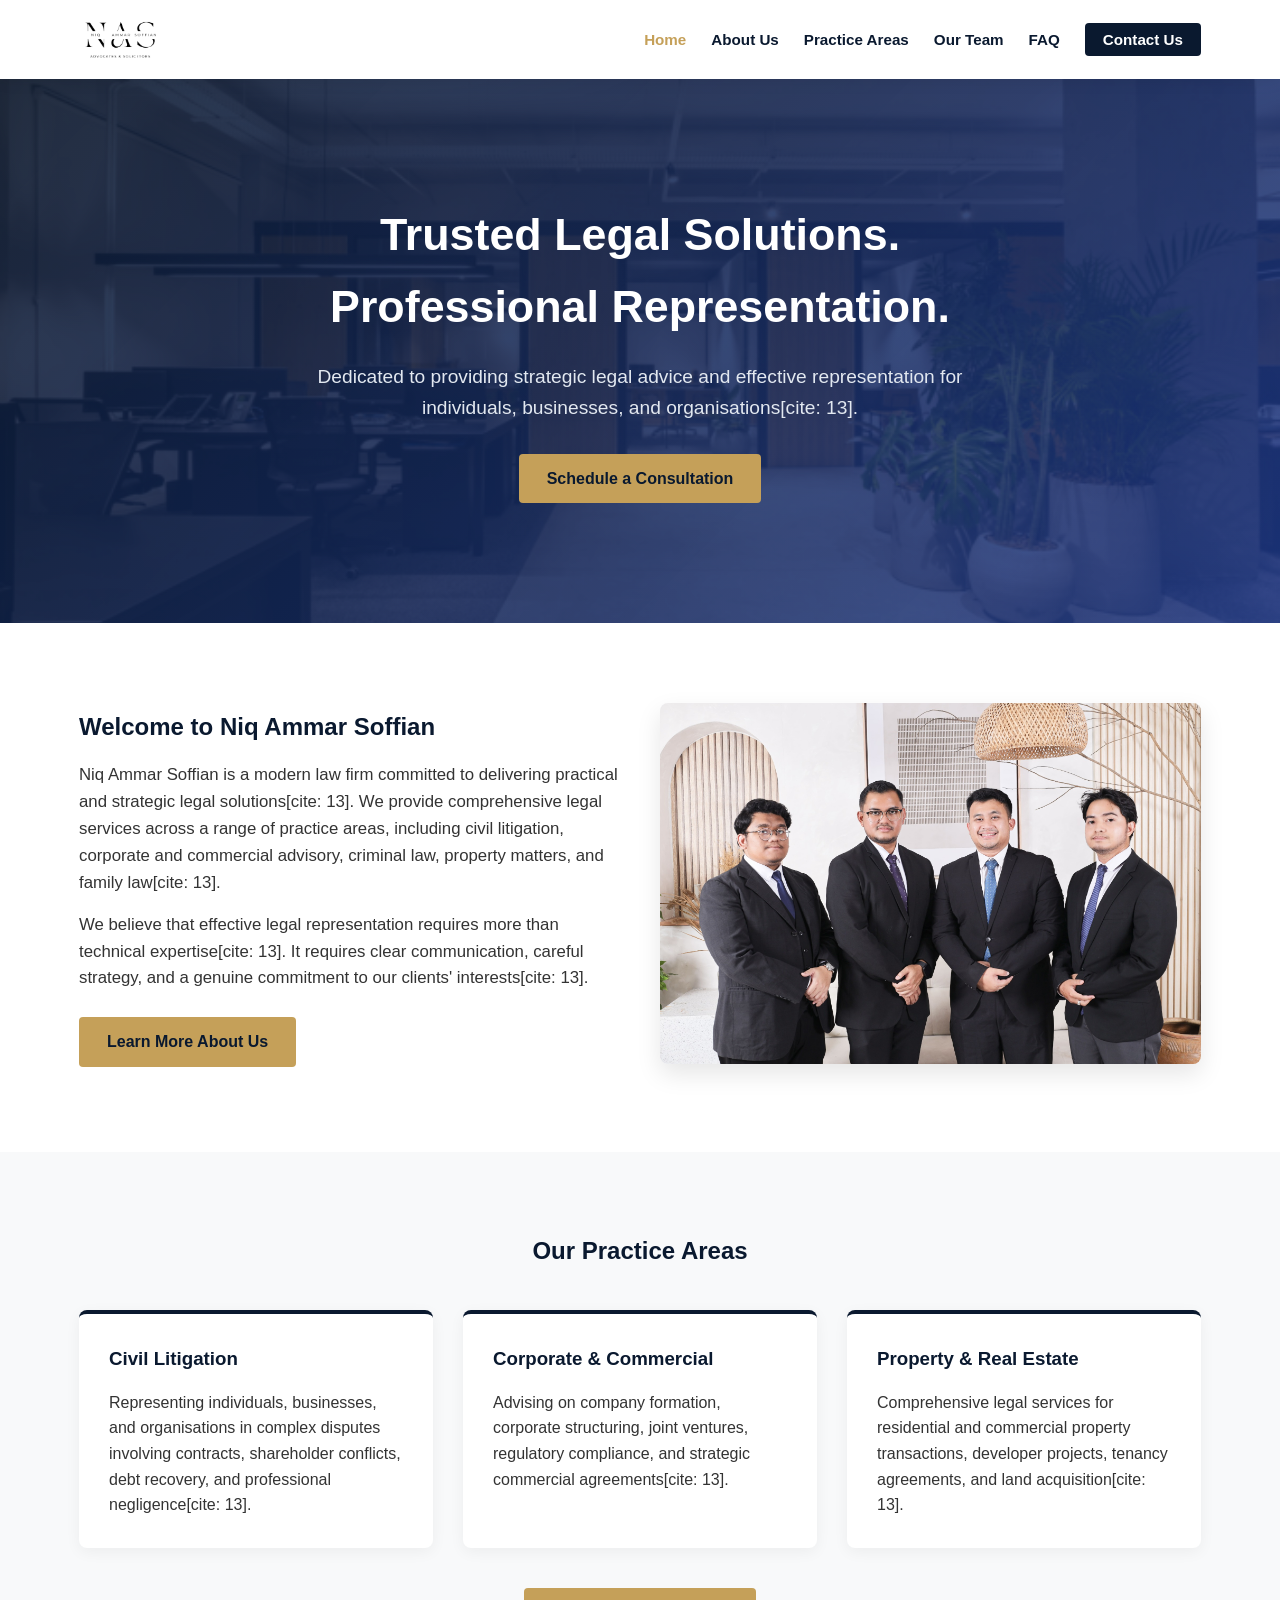
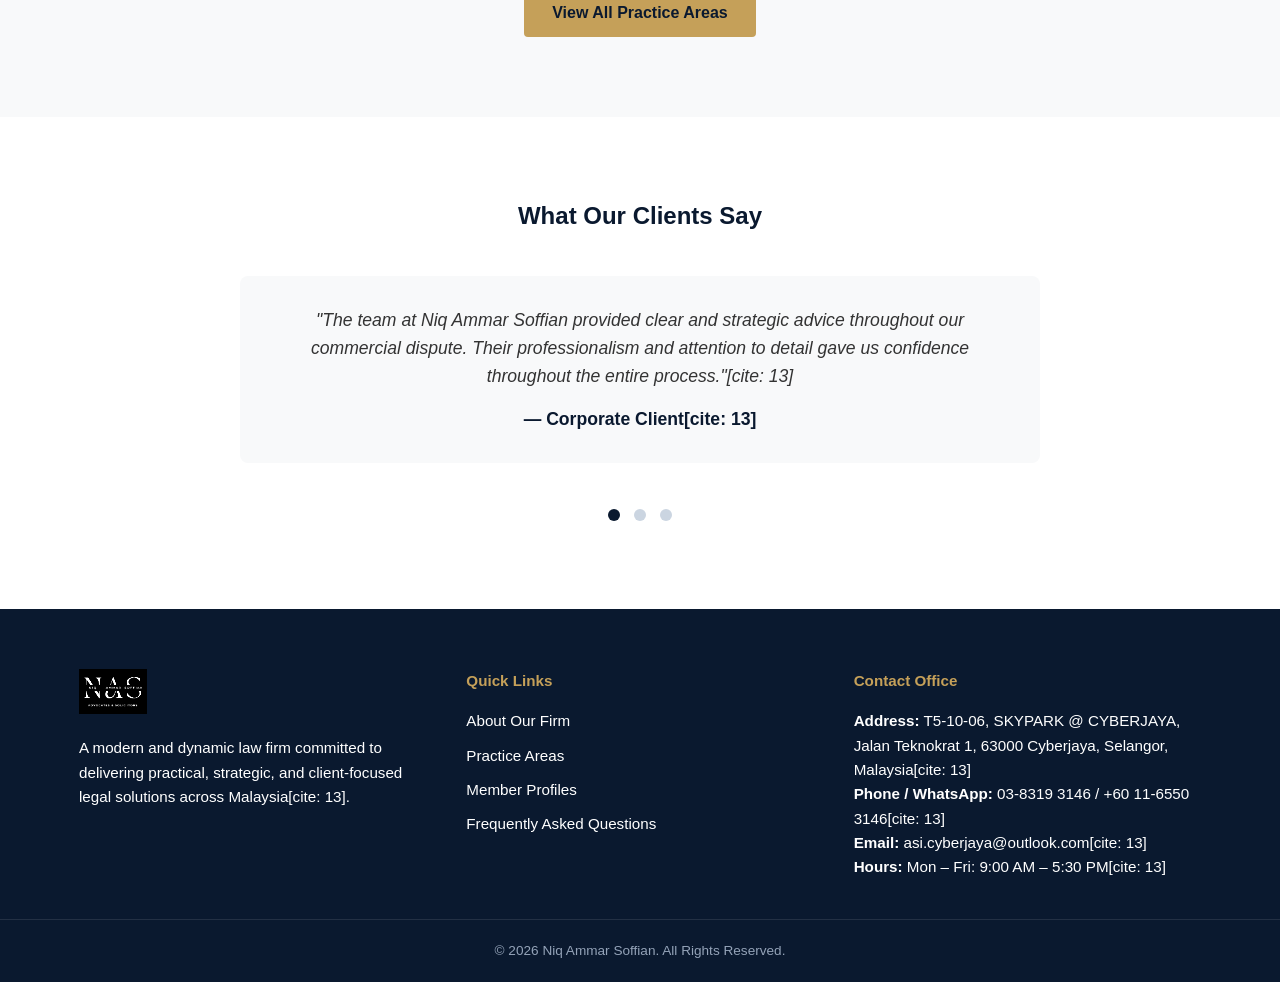
<file: index.html>
<!DOCTYPE html>
<html lang="en">
<head>
  <meta charset="UTF-8">
  <meta name="viewport" content="width=device-width, initial-scale=1.0">
  <title>Niq Ammar Soffian | Advocates & Solicitors</title>
  <link rel="stylesheet" href="style.css">
</head>
<body>
  <div id="header-placeholder"></div>

  <!-- Hero Section utilizing Background.jpg -->
  <section class="hero">
    <div class="container fade-in">
      <h1>Trusted Legal Solutions. Professional Representation.</h1>
      <p class="tagline">Dedicated to providing strategic legal advice and effective representation for individuals, businesses, and organisations[cite: 13].</p>
      <a href="contact.html" class="btn">Schedule a Consultation</a>
    </div>
  </section>

  <!-- Welcome Section utilizing Group_Photo.jpg -->
  <section class="section-padding">
    <div class="container fade-in">
      <div class="grid-2">
        <div>
          <h2>Welcome to Niq Ammar Soffian</h2>
          <p style="margin-top: 15px; font-size: 1.05rem;">Niq Ammar Soffian is a modern law firm committed to delivering practical and strategic legal solutions[cite: 13]. We provide comprehensive legal services across a range of practice areas, including civil litigation, corporate and commercial advisory, criminal law, property matters, and family law[cite: 13].</p>
          <p style="margin-top: 15px; font-size: 1.05rem;">We believe that effective legal representation requires more than technical expertise[cite: 13]. It requires clear communication, careful strategy, and a genuine commitment to our clients' interests[cite: 13].</p>
          <a href="about.html" class="btn" style="margin-top: 25px;">Learn More About Us</a>
        </div>
        <div class="feature-image">
          <img src="images/Group_Photo.jpg" alt="Niq Ammar Soffian Legal Team">
        </div>
      </div>
    </div>
  </section>

  <!-- Practice Areas Overview -->
  <section class="section-padding bg-light">
    <div class="container fade-in">
      <h2 style="text-align: center;">Our Practice Areas</h2>
      <div class="grid-3">
        <div class="card">
          <h3>Civil Litigation</h3>
          <p>Representing individuals, businesses, and organisations in complex disputes involving contracts, shareholder conflicts, debt recovery, and professional negligence[cite: 13].</p>
        </div>
        <div class="card">
          <h3>Corporate & Commercial</h3>
          <p>Advising on company formation, corporate structuring, joint ventures, regulatory compliance, and strategic commercial agreements[cite: 13].</p>
        </div>
        <div class="card">
          <h3>Property & Real Estate</h3>
          <p>Comprehensive legal services for residential and commercial property transactions, developer projects, tenancy agreements, and land acquisition[cite: 13].</p>
        </div>
      </div>
      <div style="text-align: center; margin-top: 40px;">
        <a href="practice-areas.html" class="btn">View All Practice Areas</a>
      </div>
    </div>
  </section>

  <!-- Testimonials -->
  <section class="section-padding">
    <div class="container fade-in">
      <h2 style="text-align: center;">What Our Clients Say</h2>
      <div class="testimonial-slider">
        <div class="testimonial-slide active">
          <p>"The team at Niq Ammar Soffian provided clear and strategic advice throughout our commercial dispute. Their professionalism and attention to detail gave us confidence throughout the entire process."[cite: 13]</p>
          <div class="testimonial-author"> — Corporate Client[cite: 13]</div>
        </div>
        <div class="testimonial-slide">
          <p>"Our property transaction was handled efficiently and smoothly. The lawyers ensured that every document was properly explained and that the entire process was completed without complications."[cite: 13]</p>
          <div class="testimonial-author"> — Property Client[cite: 13]</div>
        </div>
        <div class="testimonial-slide">
          <p>"Niq Ammar Soffian assisted us with our corporate agreements and legal documentation. Their advice was practical and tailored to our business needs."[cite: 13]</p>
          <div class="testimonial-author"> — Business Owner[cite: 13]</div>
        </div>
      </div>
      <div class="dots-container" style="text-align: center;">
        <span class="dot active"></span>
        <span class="dot"></span>
        <span class="dot"></span>
      </div>
    </div>
  </section>

  <div id="footer-placeholder"></div>
  <script src="js/script.js"></script>
</body>
</html>
</file>
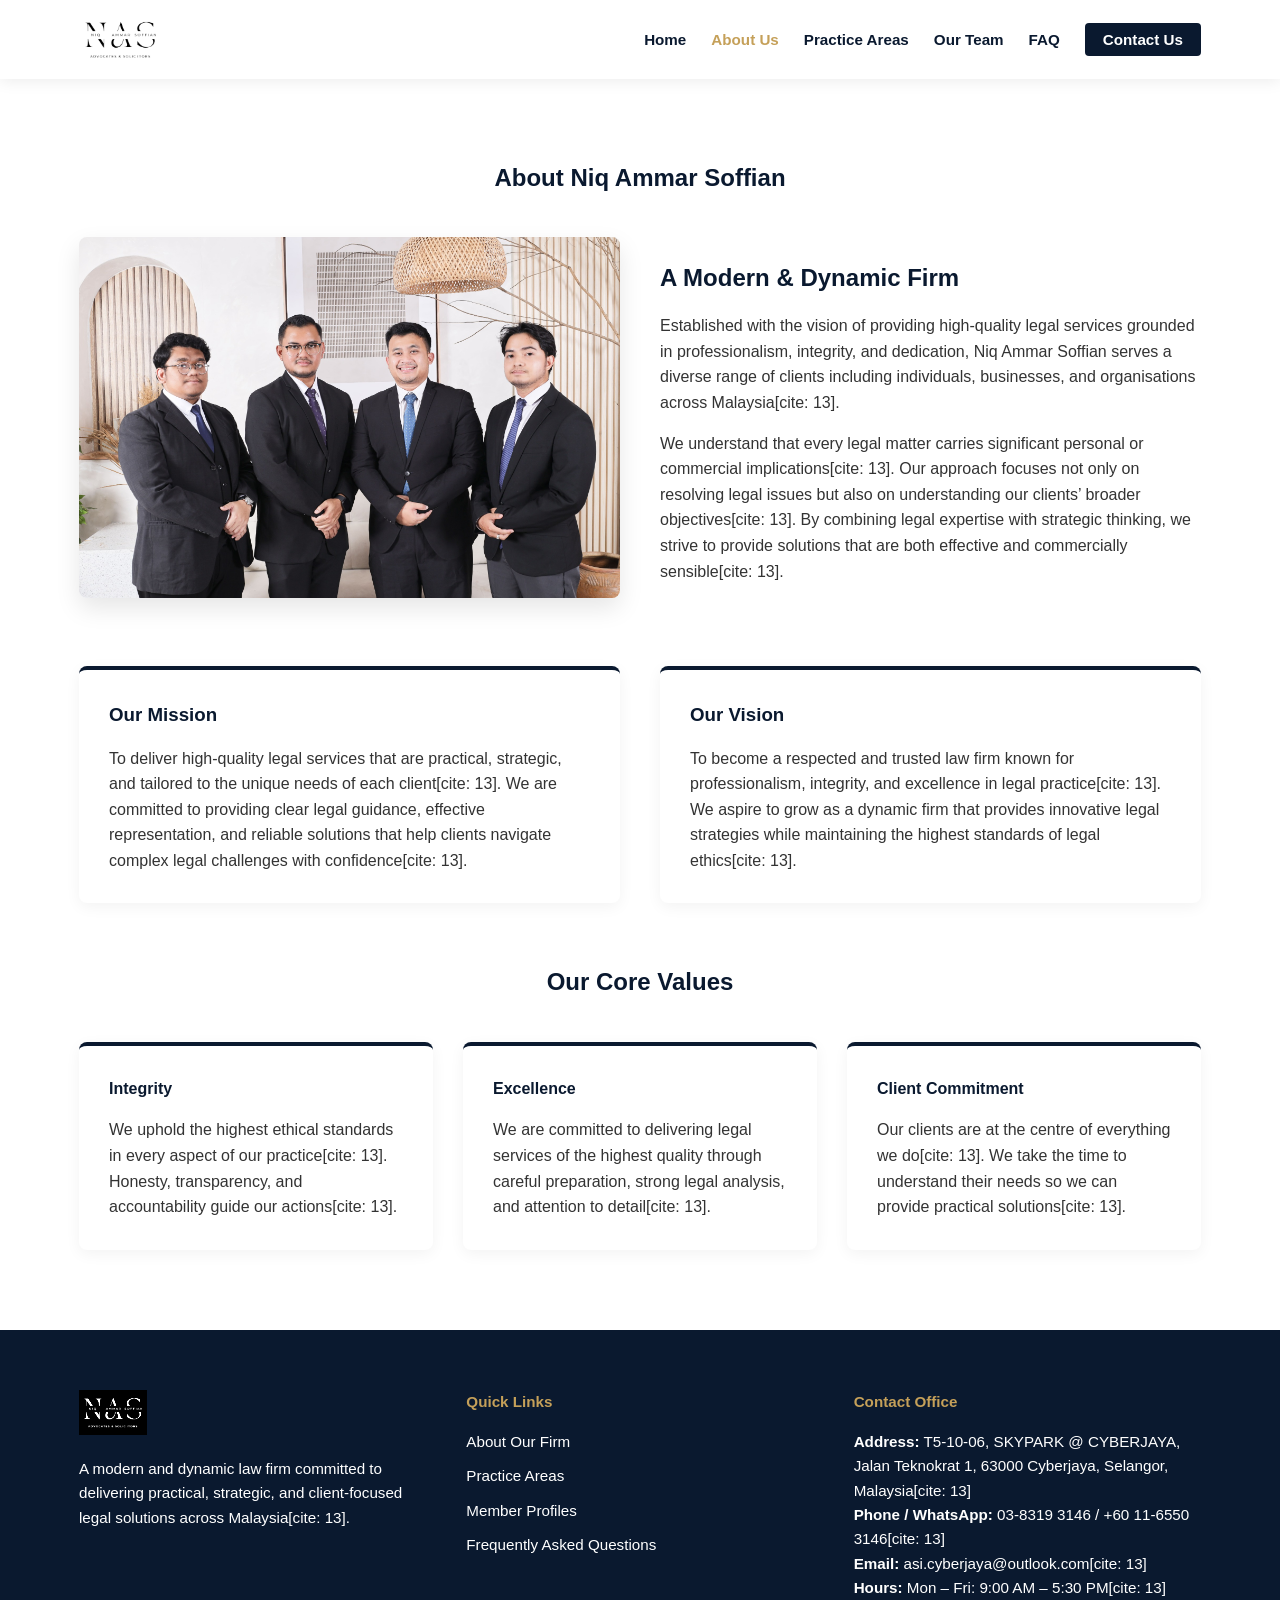
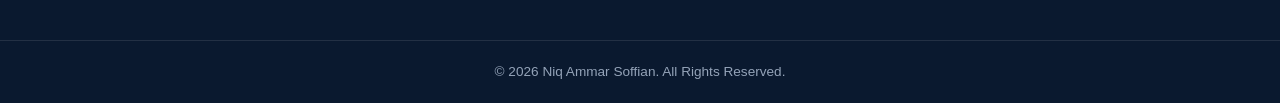
<file: about.html>
<!DOCTYPE html>
<html lang="en">
<head>
  <meta charset="UTF-8">
  <meta name="viewport" content="width=device-width, initial-scale=1.0">
  <title>About Us | Niq Ammar Soffian</title>
  <link rel="stylesheet" href="style.css">
</head>
<body>
  <div id="header-placeholder"></div>

  <section class="section-padding">
    <div class="container fade-in">
      <h1 style="text-align: center; margin-bottom: 40px;">About Niq Ammar Soffian</h1>
      
      <div class="grid-2">
        <div class="feature-image">
          <img src="images/Group_Photo.jpg" alt="Niq Ammar Soffian Partners and Associates">
        </div>
        <div>
          <h2>A Modern & Dynamic Firm</h2>
          <p style="margin-top: 15px;">Established with the vision of providing high-quality legal services grounded in professionalism, integrity, and dedication, Niq Ammar Soffian serves a diverse range of clients including individuals, businesses, and organisations across Malaysia[cite: 13].</p>
          <p style="margin-top: 15px;">We understand that every legal matter carries significant personal or commercial implications[cite: 13]. Our approach focuses not only on resolving legal issues but also on understanding our clients’ broader objectives[cite: 13]. By combining legal expertise with strategic thinking, we strive to provide solutions that are both effective and commercially sensible[cite: 13].</p>
        </div>
      </div>

      <div class="grid-2" style="margin-top: 60px;">
        <div class="card">
          <h3>Our Mission</h3>
          <p>To deliver high-quality legal services that are practical, strategic, and tailored to the unique needs of each client[cite: 13]. We are committed to providing clear legal guidance, effective representation, and reliable solutions that help clients navigate complex legal challenges with confidence[cite: 13].</p>
        </div>
        <div class="card">
          <h3>Our Vision</h3>
          <p>To become a respected and trusted law firm known for professionalism, integrity, and excellence in legal practice[cite: 13]. We aspire to grow as a dynamic firm that provides innovative legal strategies while maintaining the highest standards of legal ethics[cite: 13].</p>
        </div>
      </div>

      <div style="margin-top: 60px;">
        <h2 style="text-align: center; margin-bottom: 30px;">Our Core Values</h2>
        <div class="grid-3">
          <div class="card">
            <h4>Integrity</h4>
            <p>We uphold the highest ethical standards in every aspect of our practice[cite: 13]. Honesty, transparency, and accountability guide our actions[cite: 13].</p>
          </div>
          <div class="card">
            <h4>Excellence</h4>
            <p>We are committed to delivering legal services of the highest quality through careful preparation, strong legal analysis, and attention to detail[cite: 13].</p>
          </div>
          <div class="card">
            <h4>Client Commitment</h4>
            <p>Our clients are at the centre of everything we do[cite: 13]. We take the time to understand their needs so we can provide practical solutions[cite: 13].</p>
          </div>
        </div>
      </div>
    </div>
  </section>

  <div id="footer-placeholder"></div>
  <script src="js/script.js"></script>
</body>
</html>
</file>
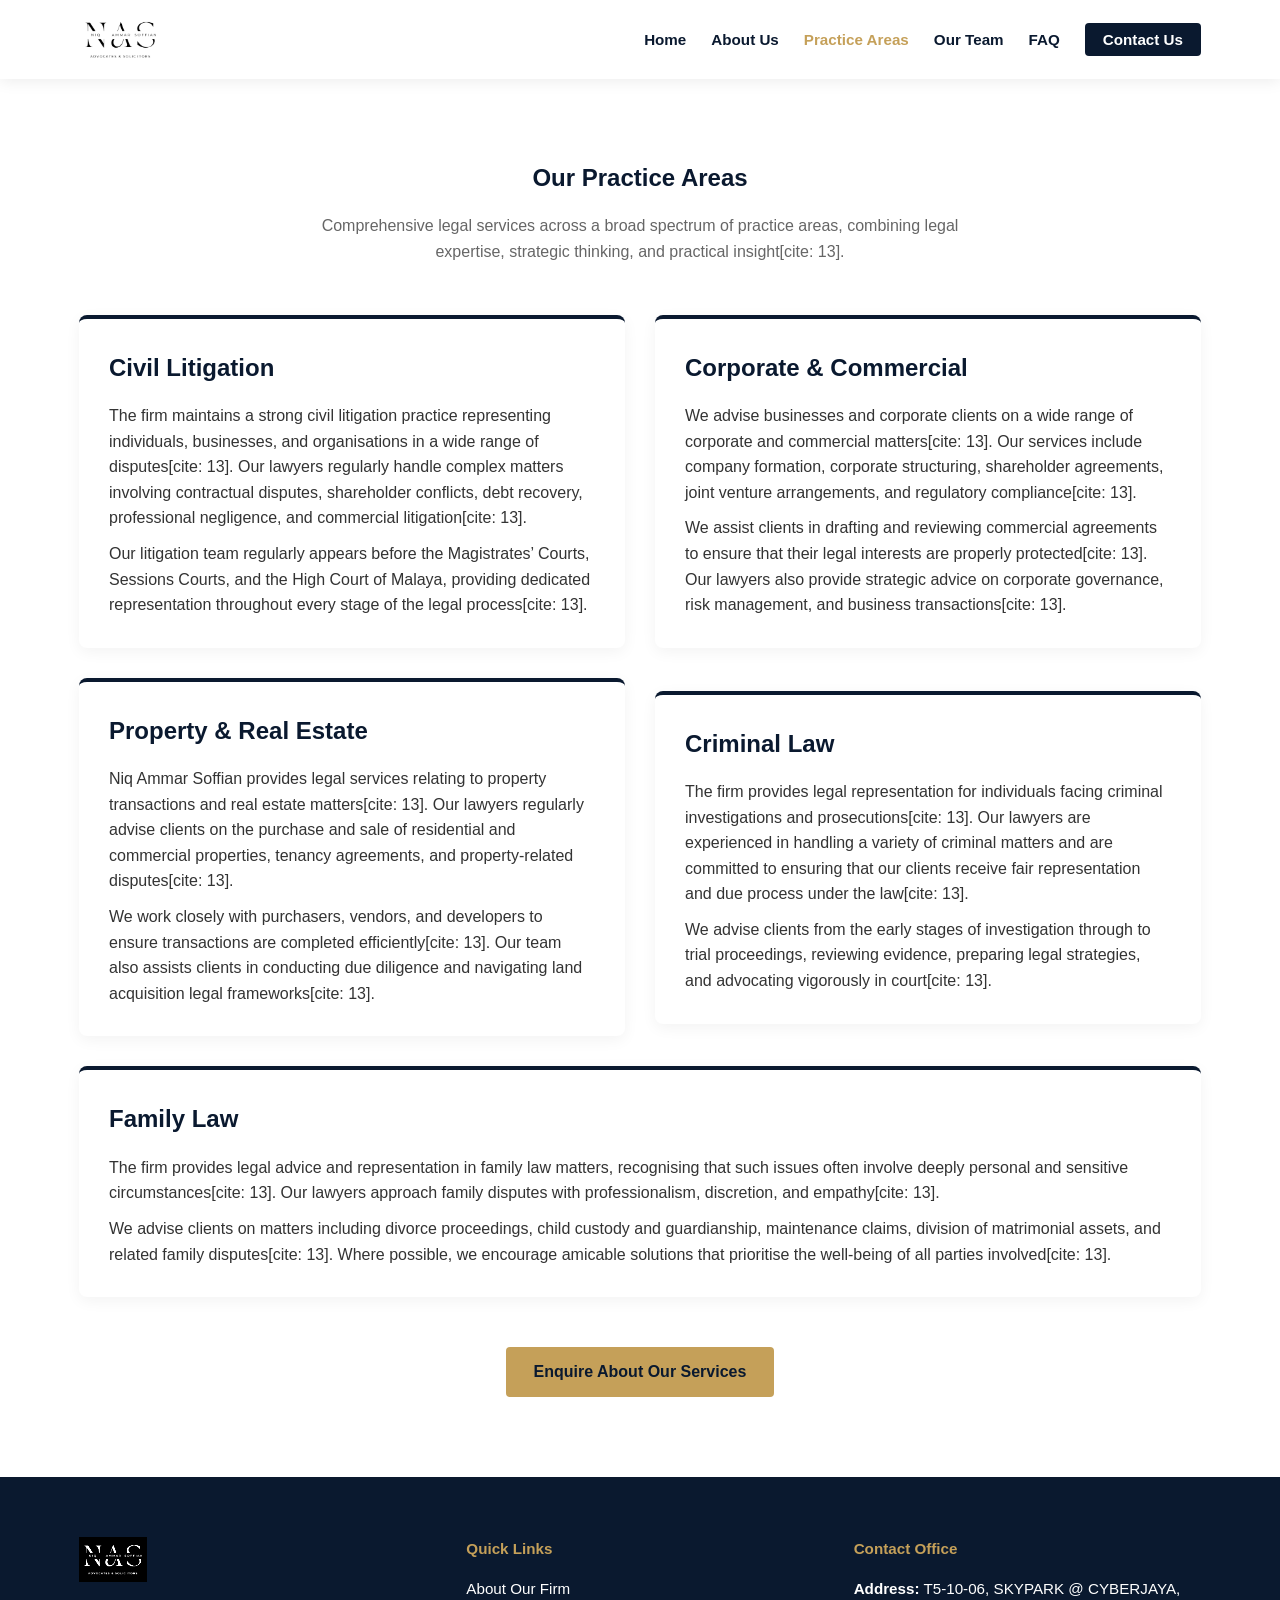
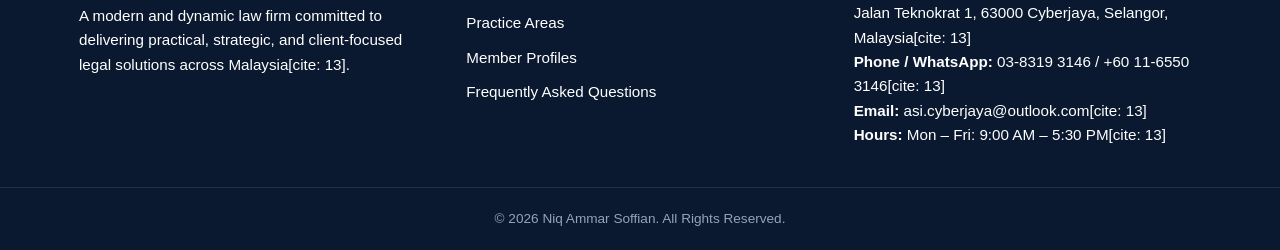
<file: practice-areas.html>
<!DOCTYPE html>
<html lang="en">
<head>
  <meta charset="UTF-8">
  <meta name="viewport" content="width=device-width, initial-scale=1.0">
  <title>Practice Areas | Niq Ammar Soffian</title>
  <link rel="stylesheet" href="style.css">
</head>
<body>
  <div id="header-placeholder"></div>

  <section class="section-padding">
    <div class="container fade-in">
      <h1 style="text-align: center;">Our Practice Areas</h1>
      <p style="text-align: center; max-width: 700px; margin: 0 auto 50px; color: var(--text-light);">Comprehensive legal services across a broad spectrum of practice areas, combining legal expertise, strategic thinking, and practical insight[cite: 13].</p>

      <div class="grid-2" style="gap: 30px;">
        <div class="card">
          <h2>Civil Litigation</h2>
          <p style="margin-top: 10px;">The firm maintains a strong civil litigation practice representing individuals, businesses, and organisations in a wide range of disputes[cite: 13]. Our lawyers regularly handle complex matters involving contractual disputes, shareholder conflicts, debt recovery, professional negligence, and commercial litigation[cite: 13].</p>
          <p style="margin-top: 10px;">Our litigation team regularly appears before the Magistrates’ Courts, Sessions Courts, and the High Court of Malaya, providing dedicated representation throughout every stage of the legal process[cite: 13].</p>
        </div>

        <div class="card">
          <h2>Corporate & Commercial</h2>
          <p style="margin-top: 10px;">We advise businesses and corporate clients on a wide range of corporate and commercial matters[cite: 13]. Our services include company formation, corporate structuring, shareholder agreements, joint venture arrangements, and regulatory compliance[cite: 13].</p>
          <p style="margin-top: 10px;">We assist clients in drafting and reviewing commercial agreements to ensure that their legal interests are properly protected[cite: 13]. Our lawyers also provide strategic advice on corporate governance, risk management, and business transactions[cite: 13].</p>
        </div>

        <div class="card">
          <h2>Property & Real Estate</h2>
          <p style="margin-top: 10px;">Niq Ammar Soffian provides legal services relating to property transactions and real estate matters[cite: 13]. Our lawyers regularly advise clients on the purchase and sale of residential and commercial properties, tenancy agreements, and property-related disputes[cite: 13].</p>
          <p style="margin-top: 10px;">We work closely with purchasers, vendors, and developers to ensure transactions are completed efficiently[cite: 13]. Our team also assists clients in conducting due diligence and navigating land acquisition legal frameworks[cite: 13].</p>
        </div>

        <div class="card">
          <h2>Criminal Law</h2>
          <p style="margin-top: 10px;">The firm provides legal representation for individuals facing criminal investigations and prosecutions[cite: 13]. Our lawyers are experienced in handling a variety of criminal matters and are committed to ensuring that our clients receive fair representation and due process under the law[cite: 13].</p>
          <p style="margin-top: 10px;">We advise clients from the early stages of investigation through to trial proceedings, reviewing evidence, preparing legal strategies, and advocating vigorously in court[cite: 13].</p>
        </div>
      </div>

      <div class="card" style="margin-top: 30px;">
        <h2>Family Law</h2>
        <p style="margin-top: 10px;">The firm provides legal advice and representation in family law matters, recognising that such issues often involve deeply personal and sensitive circumstances[cite: 13]. Our lawyers approach family disputes with professionalism, discretion, and empathy[cite: 13].</p>
        <p style="margin-top: 10px;">We advise clients on matters including divorce proceedings, child custody and guardianship, maintenance claims, division of matrimonial assets, and related family disputes[cite: 13]. Where possible, we encourage amicable solutions that prioritise the well-being of all parties involved[cite: 13].</p>
      </div>

      <div style="text-align: center; margin-top: 50px;">
        <a href="contact.html" class="btn">Enquire About Our Services</a>
      </div>
    </div>
  </section>

  <div id="footer-placeholder"></div>
  <script src="js/script.js"></script>
</body>
</html>
</file>
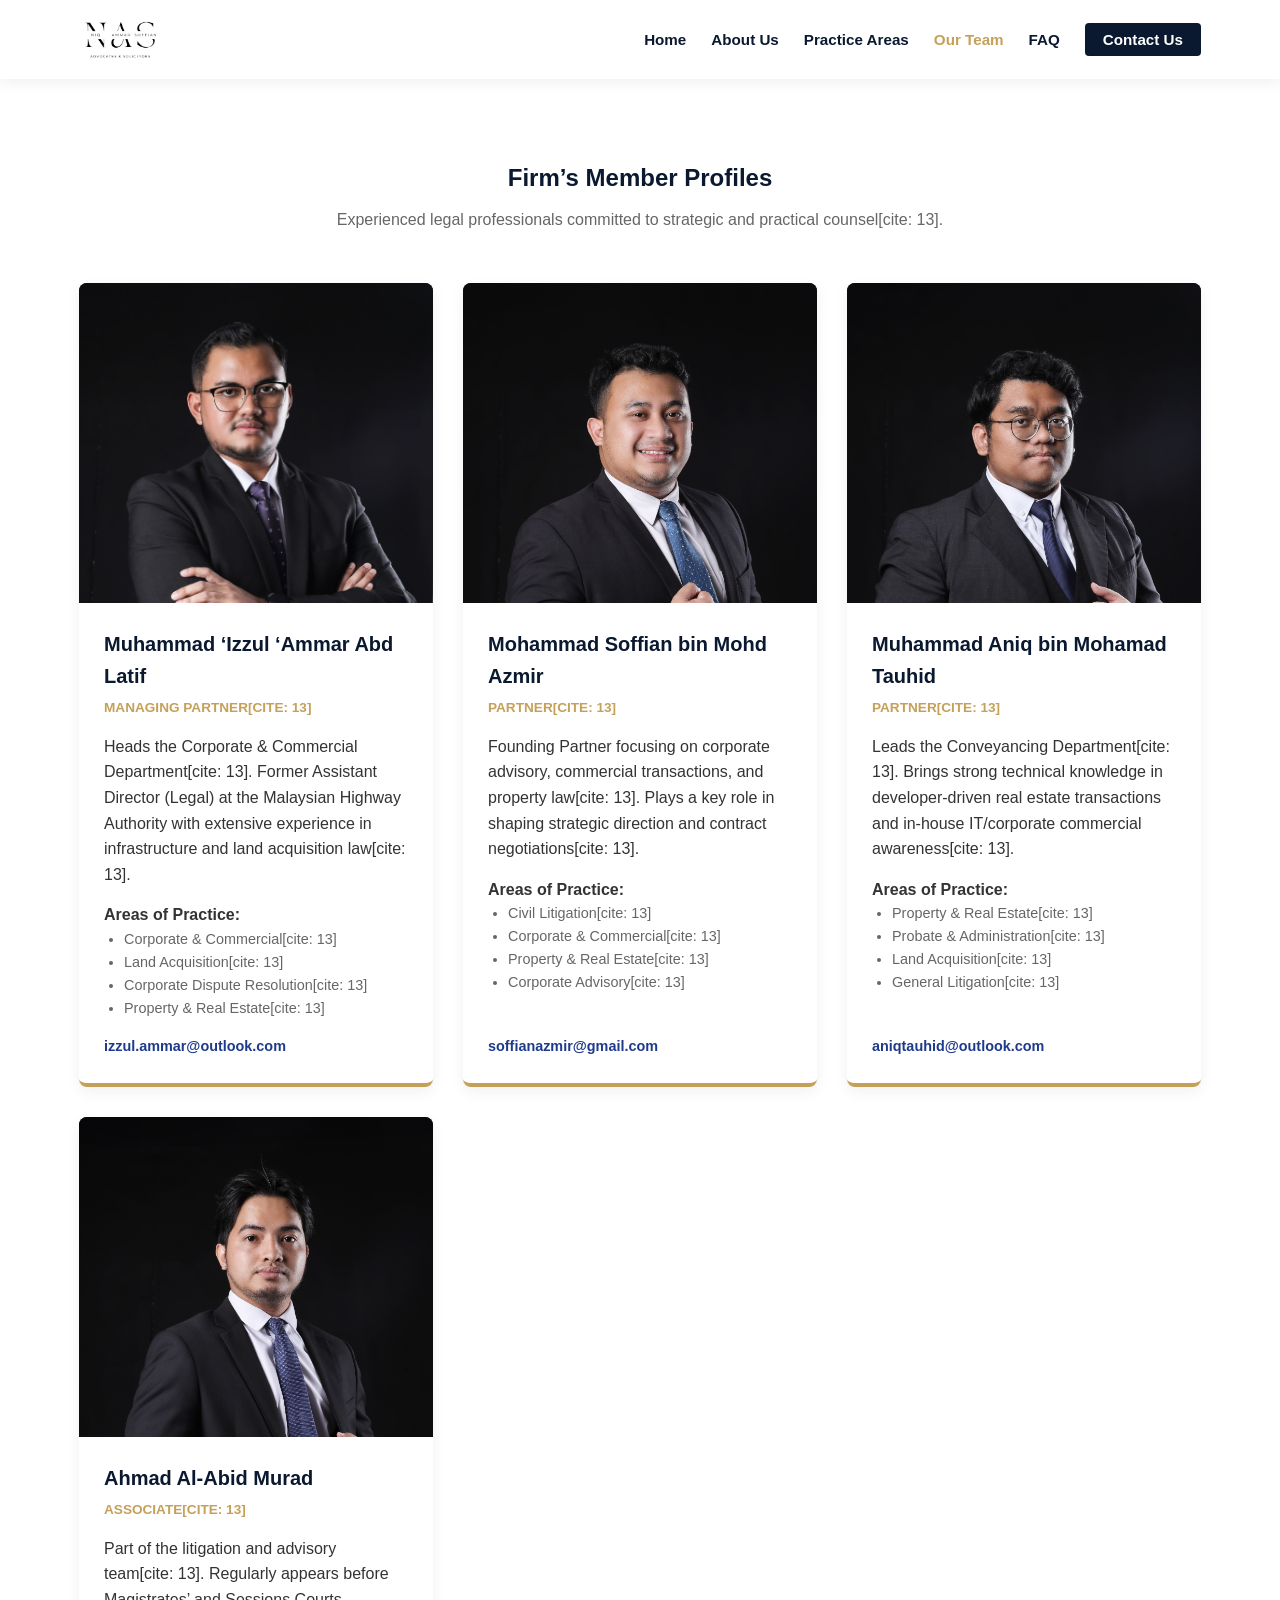
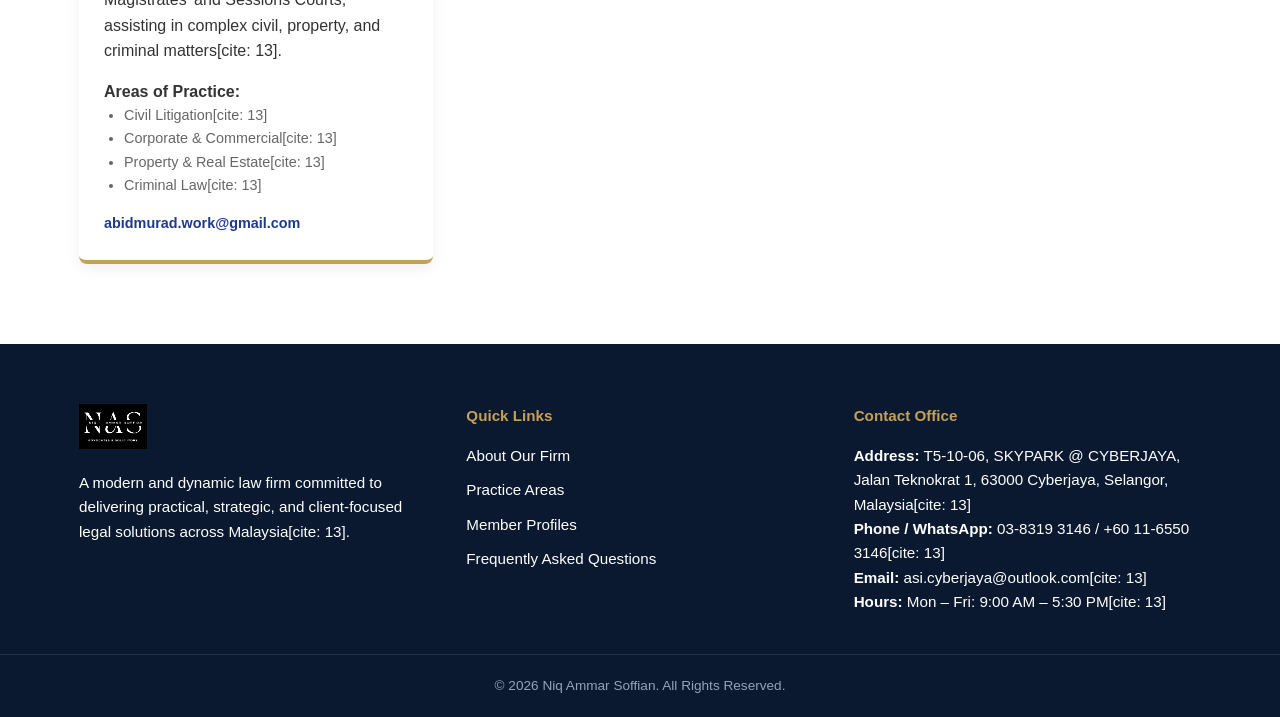
<file: team.html>
<!DOCTYPE html>
<html lang="en">
<head>
  <meta charset="UTF-8">
  <meta name="viewport" content="width=device-width, initial-scale=1.0">
  <title>Our Team | Niq Ammar Soffian</title>
  <link rel="stylesheet" href="style.css">
</head>
<body>
  <div id="header-placeholder"></div>

  <section class="section-padding">
    <div class="container">
      <h1 style="text-align: center; margin-bottom: 10px;">Firm’s Member Profiles</h1>
      <p style="text-align: center; margin-bottom: 50px; color: var(--text-light);">Experienced legal professionals committed to strategic and practical counsel[cite: 13].</p>
      
      <div class="team-grid">
        <!-- Managing Partner -->
        <div class="team-card fade-in">
          <img src="images/Izzul_Ammar.jpg" alt="Muhammad ‘Izzul ‘Ammar Abd Latif" class="team-card-img">
          <div class="team-card-content">
            <div>
              <h3>Muhammad ‘Izzul ‘Ammar Abd Latif</h3>
              <span class="position">Managing Partner[cite: 13]</span>
              <p style="margin-bottom: 15px;">Heads the Corporate & Commercial Department[cite: 13]. Former Assistant Director (Legal) at the Malaysian Highway Authority with extensive experience in infrastructure and land acquisition law[cite: 13].</p>
              <strong>Areas of Practice:</strong>
              <ul>
                <li>Corporate & Commercial[cite: 13]</li>
                <li>Land Acquisition[cite: 13]</li>
                <li>Corporate Dispute Resolution[cite: 13]</li>
                <li>Property & Real Estate[cite: 13]</li>
              </ul>
            </div>
            <a href="mailto:izzul.ammar@outlook.com" class="email-link">izzul.ammar@outlook.com</a>
          </div>
        </div>

        <!-- Partner 1 -->
        <div class="team-card fade-in">
          <img src="images/Soffian_Azmir.jpg" alt="Mohammad Soffian bin Mohd Azmir" class="team-card-img">
          <div class="team-card-content">
            <div>
              <h3>Mohammad Soffian bin Mohd Azmir</h3>
              <span class="position">Partner[cite: 13]</span>
              <p style="margin-bottom: 15px;">Founding Partner focusing on corporate advisory, commercial transactions, and property law[cite: 13]. Plays a key role in shaping strategic direction and contract negotiations[cite: 13].</p>
              <strong>Areas of Practice:</strong>
              <ul>
                <li>Civil Litigation[cite: 13]</li>
                <li>Corporate & Commercial[cite: 13]</li>
                <li>Property & Real Estate[cite: 13]</li>
                <li>Corporate Advisory[cite: 13]</li>
              </ul>
            </div>
            <a href="mailto:soffianazmir@gmail.com" class="email-link">soffianazmir@gmail.com</a>
          </div>
        </div>

        <!-- Partner 2 -->
        <div class="team-card fade-in">
          <img src="images/Aniq_Tauhid.jpg" alt="Muhammad Aniq bin Mohamad Tauhid" class="team-card-img">
          <div class="team-card-content">
            <div>
              <h3>Muhammad Aniq bin Mohamad Tauhid</h3>
              <span class="position">Partner[cite: 13]</span>
              <p style="margin-bottom: 15px;">Leads the Conveyancing Department[cite: 13]. Brings strong technical knowledge in developer-driven real estate transactions and in-house IT/corporate commercial awareness[cite: 13].</p>
              <strong>Areas of Practice:</strong>
              <ul>
                <li>Property & Real Estate[cite: 13]</li>
                <li>Probate & Administration[cite: 13]</li>
                <li>Land Acquisition[cite: 13]</li>
                <li>General Litigation[cite: 13]</li>
              </ul>
            </div>
            <a href="mailto:aniqtauhid@outlook.com" class="email-link">aniqtauhid@outlook.com</a>
          </div>
        </div>

        <!-- Associate -->
        <div class="team-card fade-in">
          <img src="images/Abid_Murad.jpg" alt="Ahmad Al-Abid Murad" class="team-card-img">
          <div class="team-card-content">
            <div>
              <h3>Ahmad Al-Abid Murad</h3>
              <span class="position">Associate[cite: 13]</span>
              <p style="margin-bottom: 15px;">Part of the litigation and advisory team[cite: 13]. Regularly appears before Magistrates’ and Sessions Courts, assisting in complex civil, property, and criminal matters[cite: 13].</p>
              <strong>Areas of Practice:</strong>
              <ul>
                <li>Civil Litigation[cite: 13]</li>
                <li>Corporate & Commercial[cite: 13]</li>
                <li>Property & Real Estate[cite: 13]</li>
                <li>Criminal Law[cite: 13]</li>
              </ul>
            </div>
            <a href="mailto:abidmurad.work@gmail.com" class="email-link">abidmurad.work@gmail.com</a>
          </div>
        </div>
      </div>
    </div>
  </section>

  <div id="footer-placeholder"></div>
  <script src="js/script.js"></script>
</body>
</html>
</file>
<file: style.css>
:root {
  --primary: #0A192F;
  --secondary: #1E3A8A;
  --accent: #C5A059;
  --text-main: #333333;
  --text-light: #666666;
  --bg-light: #F8F9FA;
  --white: #FFFFFF;
  --transition: all 0.3s ease;
}

* { box-sizing: border-box; margin: 0; padding: 0; font-family: 'Segoe UI', Tahoma, Geneva, Verdana, sans-serif; }
body { color: var(--text-main); line-height: 1.6; background-color: var(--white); }
.container { width: 90%; max-width: 1200px; margin: 0 auto; padding: 0 15px; }

/* Typography & Buttons */
h1, h2, h3, h4 { color: var(--primary); margin-bottom: 1rem; font-weight: 700; }
a { text-decoration: none; color: inherit; transition: var(--transition); }
.btn { display: inline-block; padding: 12px 28px; background: var(--accent); color: var(--primary); font-weight: 600; border-radius: 4px; border: none; cursor: pointer; }
.btn:hover { background: #b08d46; transform: translateY(-2px); }

/* Header & Nav (White Theme for Logo Blending) */
.site-header { background: var(--white); padding: 0.75rem 0; position: sticky; top: 0; z-index: 1000; box-shadow: 0 2px 15px rgba(0,0,0,0.08); }
.header-container { display: flex; justify-content: space-between; align-items: center; }
.logo-img { height: 55px; width: auto; display: block; }
.main-nav ul { display: flex; list-style: none; gap: 25px; align-items: center; }
.main-nav a { color: var(--primary); font-weight: 600; font-size: 0.95rem; }
.main-nav a:hover, .main-nav a.active { color: var(--accent); }
.btn-nav { background: var(--primary); color: var(--white) !important; padding: 8px 18px; border-radius: 4px; }
.btn-nav:hover { background: var(--accent); color: var(--primary) !important; }

/* Hero Section with Background.jpg */
.hero { 
  background: linear-gradient(135deg, rgba(10, 25, 47, 0.88) 0%, rgba(30, 58, 138, 0.85) 100%), url('images/Background.jpg') no-repeat center center/cover; 
  color: var(--white); 
  padding: 120px 0; 
  text-align: center; 
}
.hero h1 { color: var(--white); font-size: 2.8rem; max-width: 800px; margin: 0 auto 20px; }
.hero .tagline { font-size: 1.2rem; max-width: 700px; margin: 0 auto 30px; color: #E2E8F0; }

/* Sections & Cards */
.section-padding { padding: 80px 0; }
.bg-light { background-color: var(--bg-light); }
.grid-2 { display: grid; grid-template-columns: repeat(auto-fit, minmax(400px, 1fr)); gap: 40px; align-items: center; }
.grid-3 { display: grid; grid-template-columns: repeat(auto-fit, minmax(300px, 1fr)); gap: 30px; margin-top: 40px; }
.card { background: var(--white); padding: 30px; border-radius: 8px; box-shadow: 0 4px 15px rgba(0,0,0,0.05); border-top: 4px solid var(--primary); }

/* Image Containers & Group Photo */
.feature-image img { width: 100%; max-height: 450px; object-fit: cover; border-radius: 8px; box-shadow: 0 10px 25px rgba(0,0,0,0.1); }

/* Team Section with Portrait Images */
.team-grid { display: grid; grid-template-columns: repeat(auto-fit, minmax(260px, 1fr)); gap: 30px; }
.team-card { background: var(--white); border-radius: 8px; overflow: hidden; box-shadow: 0 5px 15px rgba(0,0,0,0.06); border-bottom: 4px solid var(--accent); display: flex; flex-direction: column; }
.team-card-img { width: 100%; height: 320px; object-fit: cover; object-position: top; background-color: #1a1a1a; }
.team-card-content { padding: 25px; flex-grow: 1; display: flex; flex-direction: column; justify-content: space-between; }
.team-card h3 { margin-bottom: 5px; font-size: 1.25rem; }
.team-card .position { color: var(--accent); font-weight: 700; margin-bottom: 15px; display: block; text-transform: uppercase; font-size: 0.85rem; }
.team-card ul { margin-left: 20px; margin-bottom: 15px; color: var(--text-light); font-size: 0.9rem; }
.team-card .email-link { font-size: 0.9rem; font-weight: 600; color: var(--secondary); margin-top: auto; word-break: break-all; }

/* FAQ Accordion */
.faq-container { max-width: 800px; margin: 0 auto; }
.faq-item { background: var(--white); margin-bottom: 15px; border: 1px solid #E2E8F0; border-radius: 6px; overflow: hidden; }
.faq-question { width: 100%; padding: 20px; text-align: left; background: none; border: none; font-size: 1.1rem; font-weight: 600; color: var(--primary); cursor: pointer; display: flex; justify-content: space-between; }
.faq-question::after { content: "+"; font-size: 1.5rem; }
.faq-item.active .faq-question::after { content: "-"; }
.faq-answer { max-height: 0; overflow: hidden; transition: max-height 0.3s ease; padding: 0 20px; }
.faq-item.active .faq-answer { max-height: 300px; padding: 0 20px 20px; }

/* Testimonials Slider */
.testimonial-slider { max-width: 800px; margin: 40px auto; text-align: center; position: relative; }
.testimonial-slide { display: none; padding: 30px; background: var(--bg-light); border-radius: 8px; font-style: italic; font-size: 1.1rem; }
.testimonial-slide.active { display: block; }
.testimonial-author { margin-top: 15px; font-weight: 700; font-style: normal; color: var(--primary); }
.dots-container { margin-top: 20px; }
.dot { height: 12px; width: 12px; margin: 0 5px; background-color: #cbd5e1; border-radius: 50%; display: inline-block; cursor: pointer; }
.dot.active { background-color: var(--primary); }

/* Animations */
.fade-in { opacity: 0; transform: translateY(20px); transition: opacity 0.6s ease-out, transform 0.6s ease-out; }
.fade-in.visible { opacity: 1; transform: translateY(0); }

/* Footer */
.site-footer { background: var(--primary); color: var(--white); padding: 60px 0 20px; font-size: 0.95rem; }
.footer-logo { height: 45px; filter: invert(1) brightness(2); }
.footer-grid { display: grid; grid-template-columns: repeat(auto-fit, minmax(250px, 1fr)); gap: 40px; margin-bottom: 40px; }
.footer-col h3, .footer-col h4 { color: var(--accent); }
.footer-col ul { list-style: none; }
.footer-col ul li { margin-bottom: 10px; }
.footer-bottom { border-top: 1px solid rgba(255,255,255,0.1); padding-top: 20px; text-align: center; font-size: 0.85rem; color: #94A3B8; }

/* Responsive Mobile Nav */
@media (max-width: 768px) {
  .grid-2 { grid-template-columns: 1fr; }
  .main-nav { display: none; width: 100%; position: absolute; top: 100%; left: 0; background: var(--primary); padding: 20px; }
  .main-nav.open { display: block; }
  .main-nav ul { flex-direction: column; gap: 15px; }
  .main-nav a { color: var(--white); }
  .nav-toggle { display: block; background: none; border: none; cursor: pointer; padding: 10px; }
  .hamburger, .hamburger::before, .hamburger::after { display: block; width: 25px; height: 3px; background: var(--primary); position: relative; transition: var(--transition); }
  .hamburger::before { content: ""; position: absolute; top: -8px; }
  .hamburger::after { content: ""; position: absolute; top: 8px; }
}
@media (min-width: 769px) { .nav-toggle { display: none; } }
</file>
